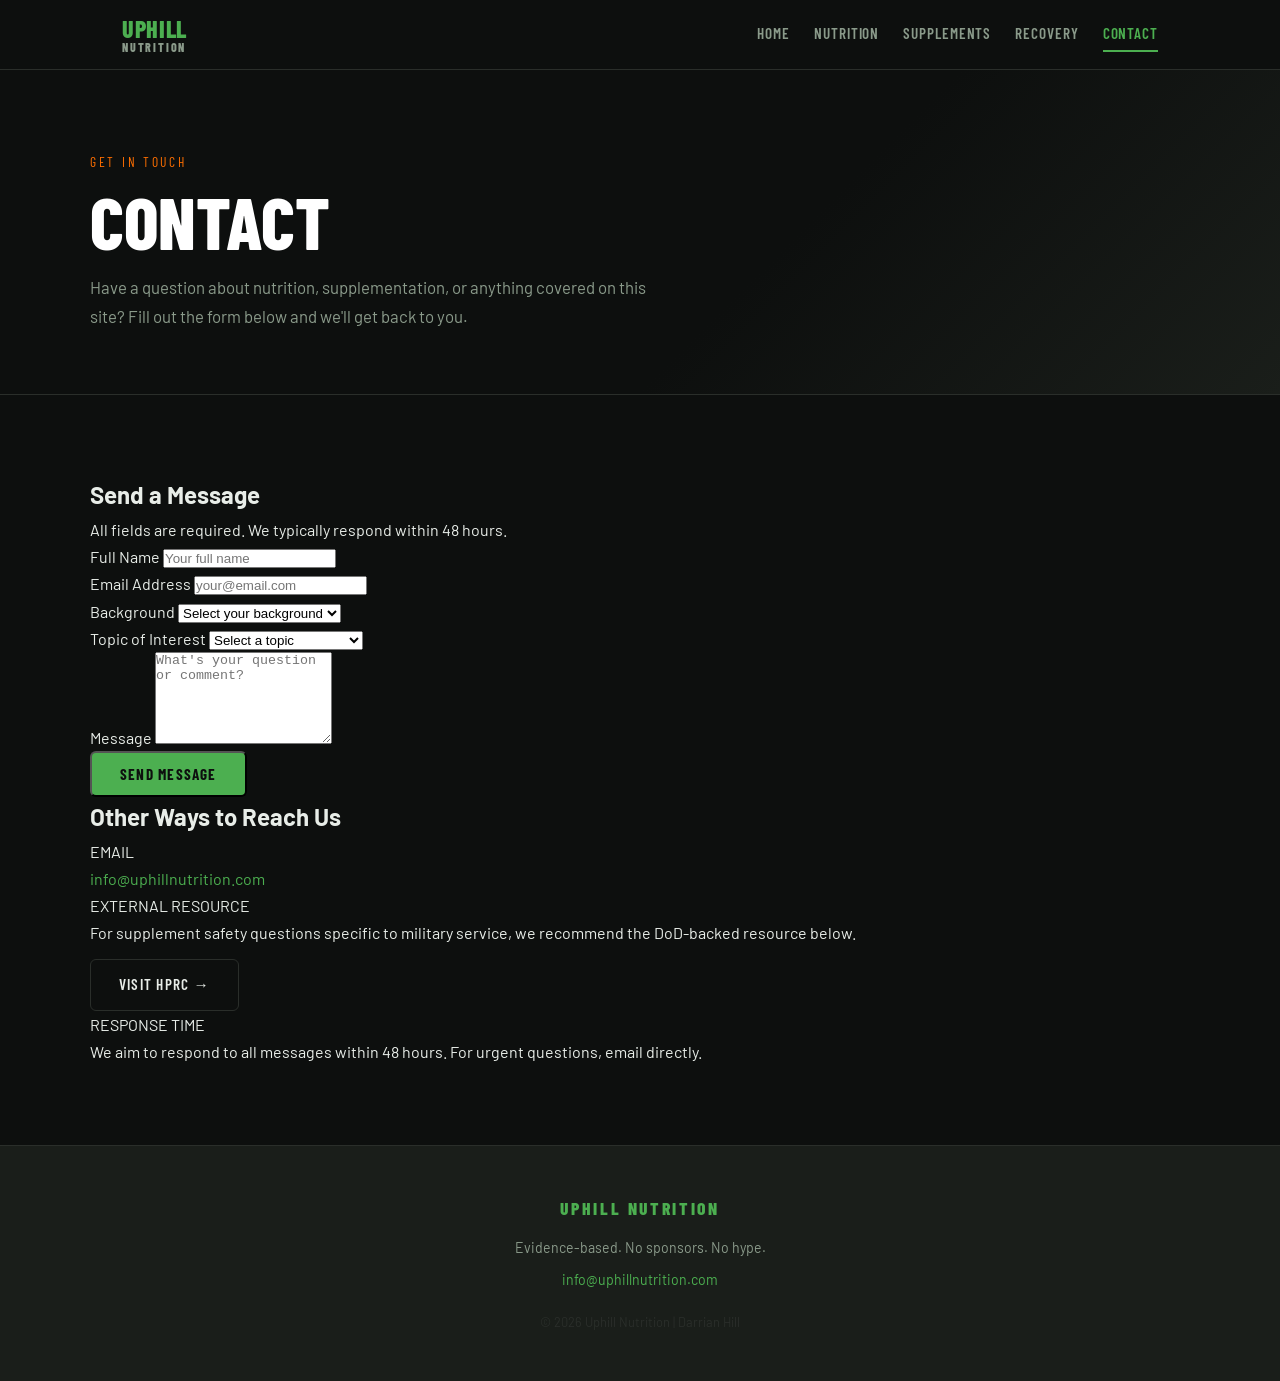
<file: contact.html>
<!DOCTYPE html>
<html lang="en">
<head>
  <meta charset="UTF-8">
  <meta name="viewport" content="width=device-width, initial-scale=1.0">
  <meta name="description" content="Contact Uphill Nutrition — reach out with questions about sports nutrition, supplementation, or military performance fueling.">
  <meta name="author" content="Darrian Hill">
  <meta name="keywords" content="contact, uphill nutrition, sports nutrition questions, military fitness, athlete support">
  <title>Contact | Uphill Nutrition</title>
  <link rel="stylesheet" href="styles.css">
  <link rel="preconnect" href="https://fonts.googleapis.com">
  <link href="https://fonts.googleapis.com/css2?family=Barlow+Condensed:wght@400;600;700;800&family=Barlow:wght@400;500;600&display=swap" rel="stylesheet">
 
  <!-- Google Analytics -->
  <script async src="https://www.googletagmanager.com/gtag/js?id=G-QLV8TB758B"></script>
  <script>
    window.dataLayer = window.dataLayer || [];
    function gtag(){dataLayer.push(arguments);}
    gtag('js', new Date());
    gtag('config', 'G-QLV8TB758B');
  </script>
 
</head>
<body>
 
  <header>
    <div class="header-inner">
      <div class="logo">
        <span class="logo-up">UPHILL</span>
        <span class="logo-nutrition">NUTRITION</span>
      </div>
      <nav>
        <a href="index.html">Home</a>
        <a href="nutrition.html">Nutrition</a>
        <a href="supplements.html">Supplements</a>
        <a href="recovery.html">Recovery</a>
        <a href="contact.html" class="active">Contact</a>
      </nav>
    </div>
  </header>
 
  <main>
 
    <!-- Page Hero -->
    <section class="page-hero">
      <div class="page-hero-content">
        <span class="page-label">Get in Touch</span>
        <h1>Contact</h1>
        <p>Have a question about nutrition, supplementation, or anything covered on this site? Fill out the form below and we'll get back to you.</p>
      </div>
    </section>
 
    <!-- Contact Form Section -->
    <section class="content-section">
      <div class="section-inner">
        <div class="contact-layout">
 
          <div class="contact-form-wrap">
            <h2>Send a Message</h2>
            <p class="contact-intro">All fields are required. We typically respond within 48 hours.</p>
 
            <form action="#" method="post" class="contact-form">
 
              <div class="form-group">
                <label for="full-name">Full Name</label>
                <input type="text" id="full-name" name="full-name" placeholder="Your full name" required>
              </div>
 
              <div class="form-group">
                <label for="email">Email Address</label>
                <input type="email" id="email" name="email" placeholder="your@email.com" required>
              </div>
 
              <div class="form-group">
                <label for="background">Background</label>
                <select id="background" name="background" required>
                  <option value="" disabled selected>Select your background</option>
                  <option value="active-duty">Active Duty Military</option>
                  <option value="veteran">Veteran</option>
                  <option value="civilian-athlete">Civilian Athlete</option>
                  <option value="general">General Public</option>
                </select>
              </div>
 
              <div class="form-group">
                <label for="topic">Topic of Interest</label>
                <select id="topic" name="topic" required>
                  <option value="" disabled selected>Select a topic</option>
                  <option value="nutrition">Nutrition &amp; Macros</option>
                  <option value="supplements">Supplement Guidance</option>
                  <option value="recovery">Recovery Strategies</option>
                  <option value="general">General Question</option>
                </select>
              </div>
 
              <div class="form-group">
                <label for="message">Message</label>
                <textarea id="message" name="message" rows="6" placeholder="What's your question or comment?" required></textarea>
              </div>
 
              <button type="submit" class="btn-primary form-submit">Send Message</button>
 
            </form>
          </div>
 
          <div class="contact-info">
            <h2>Other Ways to Reach Us</h2>
            <div class="contact-info-block">
              <p class="contact-info-label">EMAIL</p>
              <a href="mailto:info@uphillnutrition.com" class="email-link">info@uphillnutrition.com</a>
            </div>
            <div class="contact-info-block">
              <p class="contact-info-label">EXTERNAL RESOURCE</p>
              <p>For supplement safety questions specific to military service, we recommend the DoD-backed resource below.</p>
              <a href="https://www.hprc-online.org" target="_blank" rel="noopener" class="btn-secondary" style="display:inline-block; margin-top: 0.75rem;">Visit HPRC →</a>
            </div>
            <div class="contact-info-block">
              <p class="contact-info-label">RESPONSE TIME</p>
              <p>We aim to respond to all messages within 48 hours. For urgent questions, email directly.</p>
            </div>
          </div>
 
        </div>
      </div>
    </section>
 
  </main>
 
  <footer>
    <div class="footer-inner">
      <p class="footer-logo">UPHILL NUTRITION</p>
      <p>Evidence-based. No sponsors. No hype.</p>
      <p><a href="mailto:info@uphillnutrition.com">info@uphillnutrition.com</a></p>
      <p class="footer-copy">&copy; 2026 Uphill Nutrition | Darrian Hill</p>
    </div>
  </footer>
 
</body>
</html>
</file>
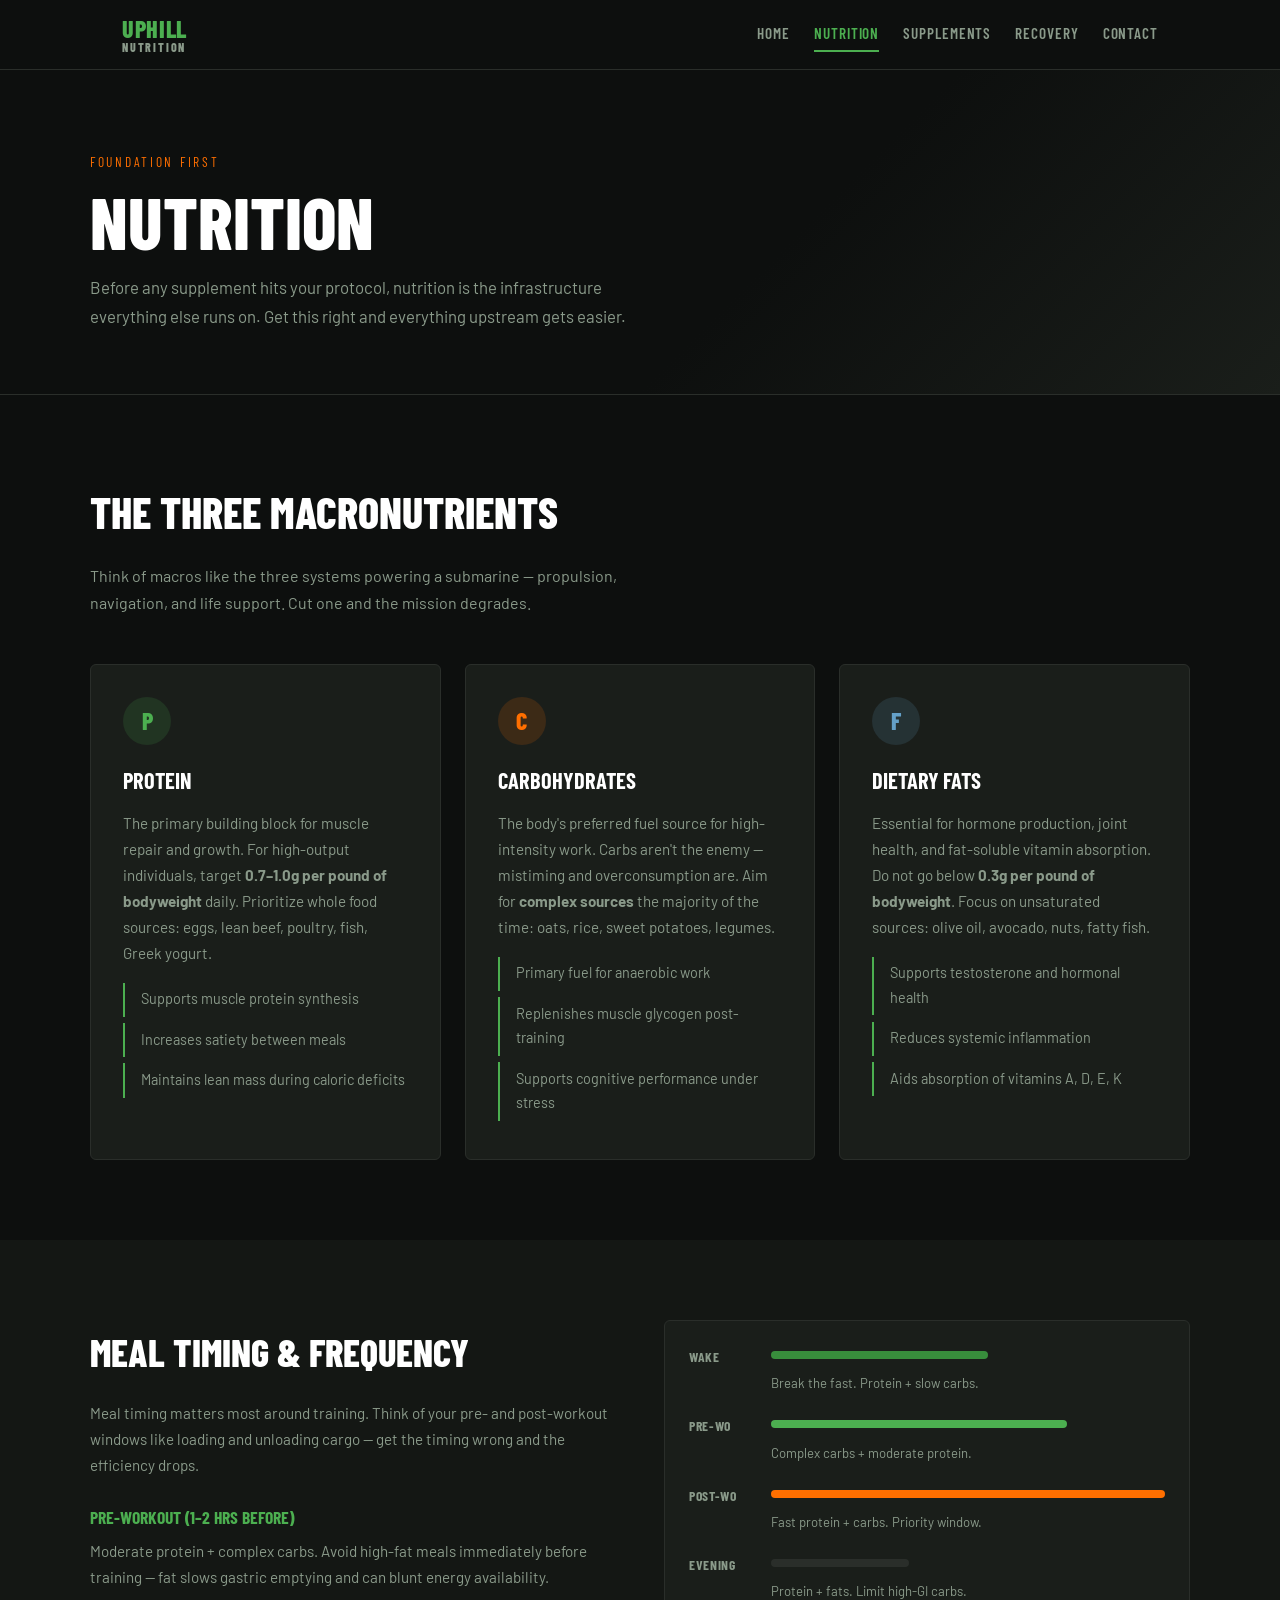
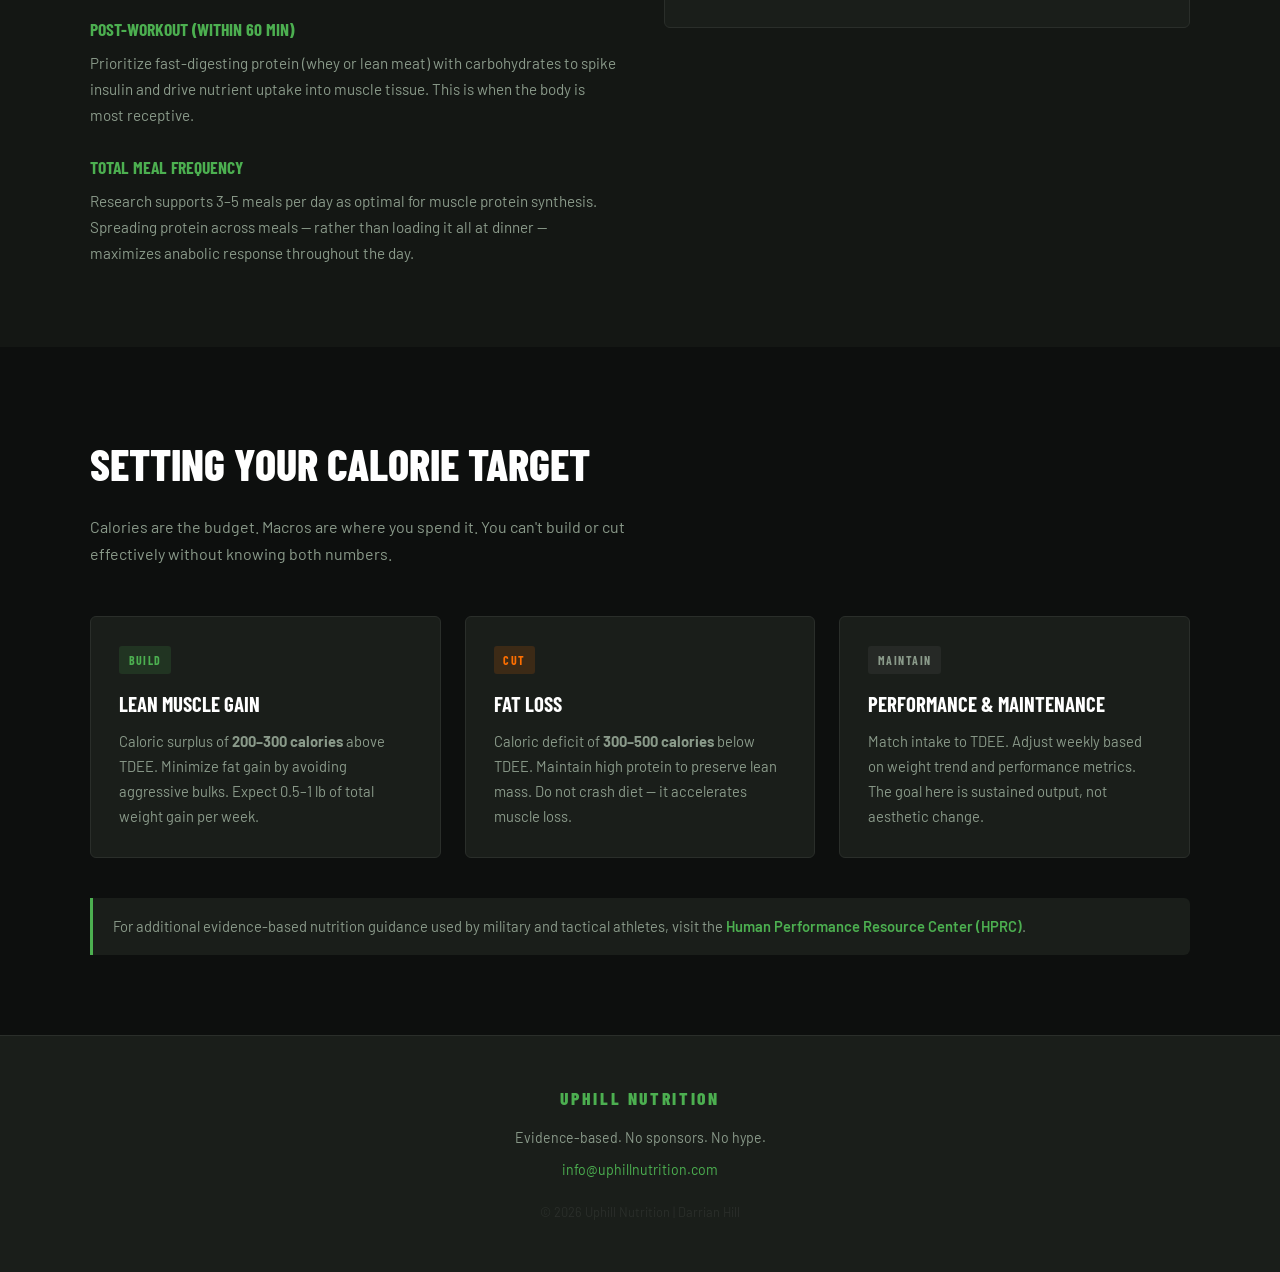
<file: nutrition.html>
<!DOCTYPE html>
<html lang="en">
<head>
  <meta charset="UTF-8">
  <meta name="viewport" content="width=device-width, initial-scale=1.0">
  <meta name="description" content="Evidence-based nutrition guidance for military personnel and athletes — macros, meal timing, and fueling strategies that actually work.">
  <meta name="author" content="Darrian Hill">
  <meta name="keywords" content="sports nutrition, macros, meal timing, military diet, athlete nutrition, protein, carbohydrates, fats">
  <title>Nutrition | Uphill Nutrition</title>
  <link rel="stylesheet" href="styles.css">
  <link href="https://fonts.googleapis.com/css2?family=Barlow+Condensed:wght@400;600;700;800&family=Barlow:wght@400;500;600&display=swap" rel="stylesheet">
 
  <!-- Google Analytics -->
  <script async src="https://www.googletagmanager.com/gtag/js?id=G-QLV8TB758B"></script>
  <script>
    window.dataLayer = window.dataLayer || [];
    function gtag(){dataLayer.push(arguments);}
    gtag('js', new Date());
    gtag('config', 'G-QLV8TB758B');
  </script>
 
</head>
<body>
 
  <header>
    <div class="header-inner">
      <div class="logo">
        <span class="logo-up">UPHILL</span>
        <span class="logo-nutrition">NUTRITION</span>
      </div>
      <nav>
        <a href="index.html">Home</a>
        <a href="nutrition.html" class="active">Nutrition</a>
        <a href="supplements.html">Supplements</a>
        <a href="recovery.html">Recovery</a>
        <a href="contact.html">Contact</a>
      </nav>
    </div>
  </header>
 
  <main>
 
    <!-- Page Hero -->
    <section class="page-hero">
      <div class="page-hero-content">
        <span class="page-label">Foundation First</span>
        <h1>Nutrition</h1>
        <p>Before any supplement hits your protocol, nutrition is the infrastructure everything else runs on. Get this right and everything upstream gets easier.</p>
      </div>
    </section>
 
    <!-- Macros Section -->
    <section class="content-section">
      <div class="section-inner">
        <div class="section-header">
          <h2>The Three Macronutrients</h2>
          <p class="section-sub">Think of macros like the three systems powering a submarine — propulsion, navigation, and life support. Cut one and the mission degrades.</p>
        </div>
 
        <div class="card-grid">
          <article class="macro-card">
            <div class="macro-icon protein-icon">P</div>
            <h3>Protein</h3>
            <p>The primary building block for muscle repair and growth. For high-output individuals, target <strong>0.7–1.0g per pound of bodyweight</strong> daily. Prioritize whole food sources: eggs, lean beef, poultry, fish, Greek yogurt.</p>
            <ul class="macro-list">
              <li>Supports muscle protein synthesis</li>
              <li>Increases satiety between meals</li>
              <li>Maintains lean mass during caloric deficits</li>
            </ul>
          </article>
 
          <article class="macro-card">
            <div class="macro-icon carb-icon">C</div>
            <h3>Carbohydrates</h3>
            <p>The body's preferred fuel source for high-intensity work. Carbs aren't the enemy — mistiming and overconsumption are. Aim for <strong>complex sources</strong> the majority of the time: oats, rice, sweet potatoes, legumes.</p>
            <ul class="macro-list">
              <li>Primary fuel for anaerobic work</li>
              <li>Replenishes muscle glycogen post-training</li>
              <li>Supports cognitive performance under stress</li>
            </ul>
          </article>
 
          <article class="macro-card">
            <div class="macro-icon fat-icon">F</div>
            <h3>Dietary Fats</h3>
            <p>Essential for hormone production, joint health, and fat-soluble vitamin absorption. Do not go below <strong>0.3g per pound of bodyweight</strong>. Focus on unsaturated sources: olive oil, avocado, nuts, fatty fish.</p>
            <ul class="macro-list">
              <li>Supports testosterone and hormonal health</li>
              <li>Reduces systemic inflammation</li>
              <li>Aids absorption of vitamins A, D, E, K</li>
            </ul>
          </article>
        </div>
      </div>
    </section>
 
    <!-- Meal Timing -->
    <section class="content-section alt-bg">
      <div class="section-inner">
        <div class="two-col">
          <div class="col-text">
            <h2>Meal Timing &amp; Frequency</h2>
            <p>Meal timing matters most around training. Think of your pre- and post-workout windows like loading and unloading cargo — get the timing wrong and the efficiency drops.</p>
            <h3>Pre-Workout (1–2 hrs before)</h3>
            <p>Moderate protein + complex carbs. Avoid high-fat meals immediately before training — fat slows gastric emptying and can blunt energy availability.</p>
            <h3>Post-Workout (within 60 min)</h3>
            <p>Prioritize fast-digesting protein (whey or lean meat) with carbohydrates to spike insulin and drive nutrient uptake into muscle tissue. This is when the body is most receptive.</p>
            <h3>Total Meal Frequency</h3>
            <p>Research supports 3–5 meals per day as optimal for muscle protein synthesis. Spreading protein across meals — rather than loading it all at dinner — maximizes anabolic response throughout the day.</p>
          </div>
          <div class="col-visual">
            <div class="timing-chart">
              <div class="timing-row">
                <span class="timing-label">Wake</span>
                <div class="timing-bar bar-moderate"></div>
                <span class="timing-note">Break the fast. Protein + slow carbs.</span>
              </div>
              <div class="timing-row">
                <span class="timing-label">Pre-WO</span>
                <div class="timing-bar bar-high"></div>
                <span class="timing-note">Complex carbs + moderate protein.</span>
              </div>
              <div class="timing-row">
                <span class="timing-label">Post-WO</span>
                <div class="timing-bar bar-peak"></div>
                <span class="timing-note">Fast protein + carbs. Priority window.</span>
              </div>
              <div class="timing-row">
                <span class="timing-label">Evening</span>
                <div class="timing-bar bar-low"></div>
                <span class="timing-note">Protein + fats. Limit high-GI carbs.</span>
              </div>
            </div>
          </div>
        </div>
      </div>
    </section>
 
    <!-- Calorie Targets -->
    <section class="content-section">
      <div class="section-inner">
        <div class="section-header">
          <h2>Setting Your Calorie Target</h2>
          <p class="section-sub">Calories are the budget. Macros are where you spend it. You can't build or cut effectively without knowing both numbers.</p>
        </div>
 
        <div class="goal-grid">
          <div class="goal-card">
            <span class="goal-tag build">BUILD</span>
            <h3>Lean Muscle Gain</h3>
            <p>Caloric surplus of <strong>200–300 calories</strong> above TDEE. Minimize fat gain by avoiding aggressive bulks. Expect 0.5–1 lb of total weight gain per week.</p>
          </div>
          <div class="goal-card">
            <span class="goal-tag cut">CUT</span>
            <h3>Fat Loss</h3>
            <p>Caloric deficit of <strong>300–500 calories</strong> below TDEE. Maintain high protein to preserve lean mass. Do not crash diet — it accelerates muscle loss.</p>
          </div>
          <div class="goal-card">
            <span class="goal-tag maintain">MAINTAIN</span>
            <h3>Performance &amp; Maintenance</h3>
            <p>Match intake to TDEE. Adjust weekly based on weight trend and performance metrics. The goal here is sustained output, not aesthetic change.</p>
          </div>
        </div>
 
        <div class="resource-link">
          <p>For additional evidence-based nutrition guidance used by military and tactical athletes, visit the <a href="https://www.hprc-online.org" target="_blank">Human Performance Resource Center (HPRC)</a>.</p>
        </div>
      </div>
    </section>
 
  </main>
 
  <footer>
    <div class="footer-inner">
      <p class="footer-logo">UPHILL NUTRITION</p>
      <p>Evidence-based. No sponsors. No hype.</p>
      <p><a href="mailto:info@uphillnutrition.com">info@uphillnutrition.com</a></p>
      <p class="footer-copy">&copy; 2026 Uphill Nutrition | Darrian Hill</p>
    </div>
  </footer>
 
</body>
</html>
</file>
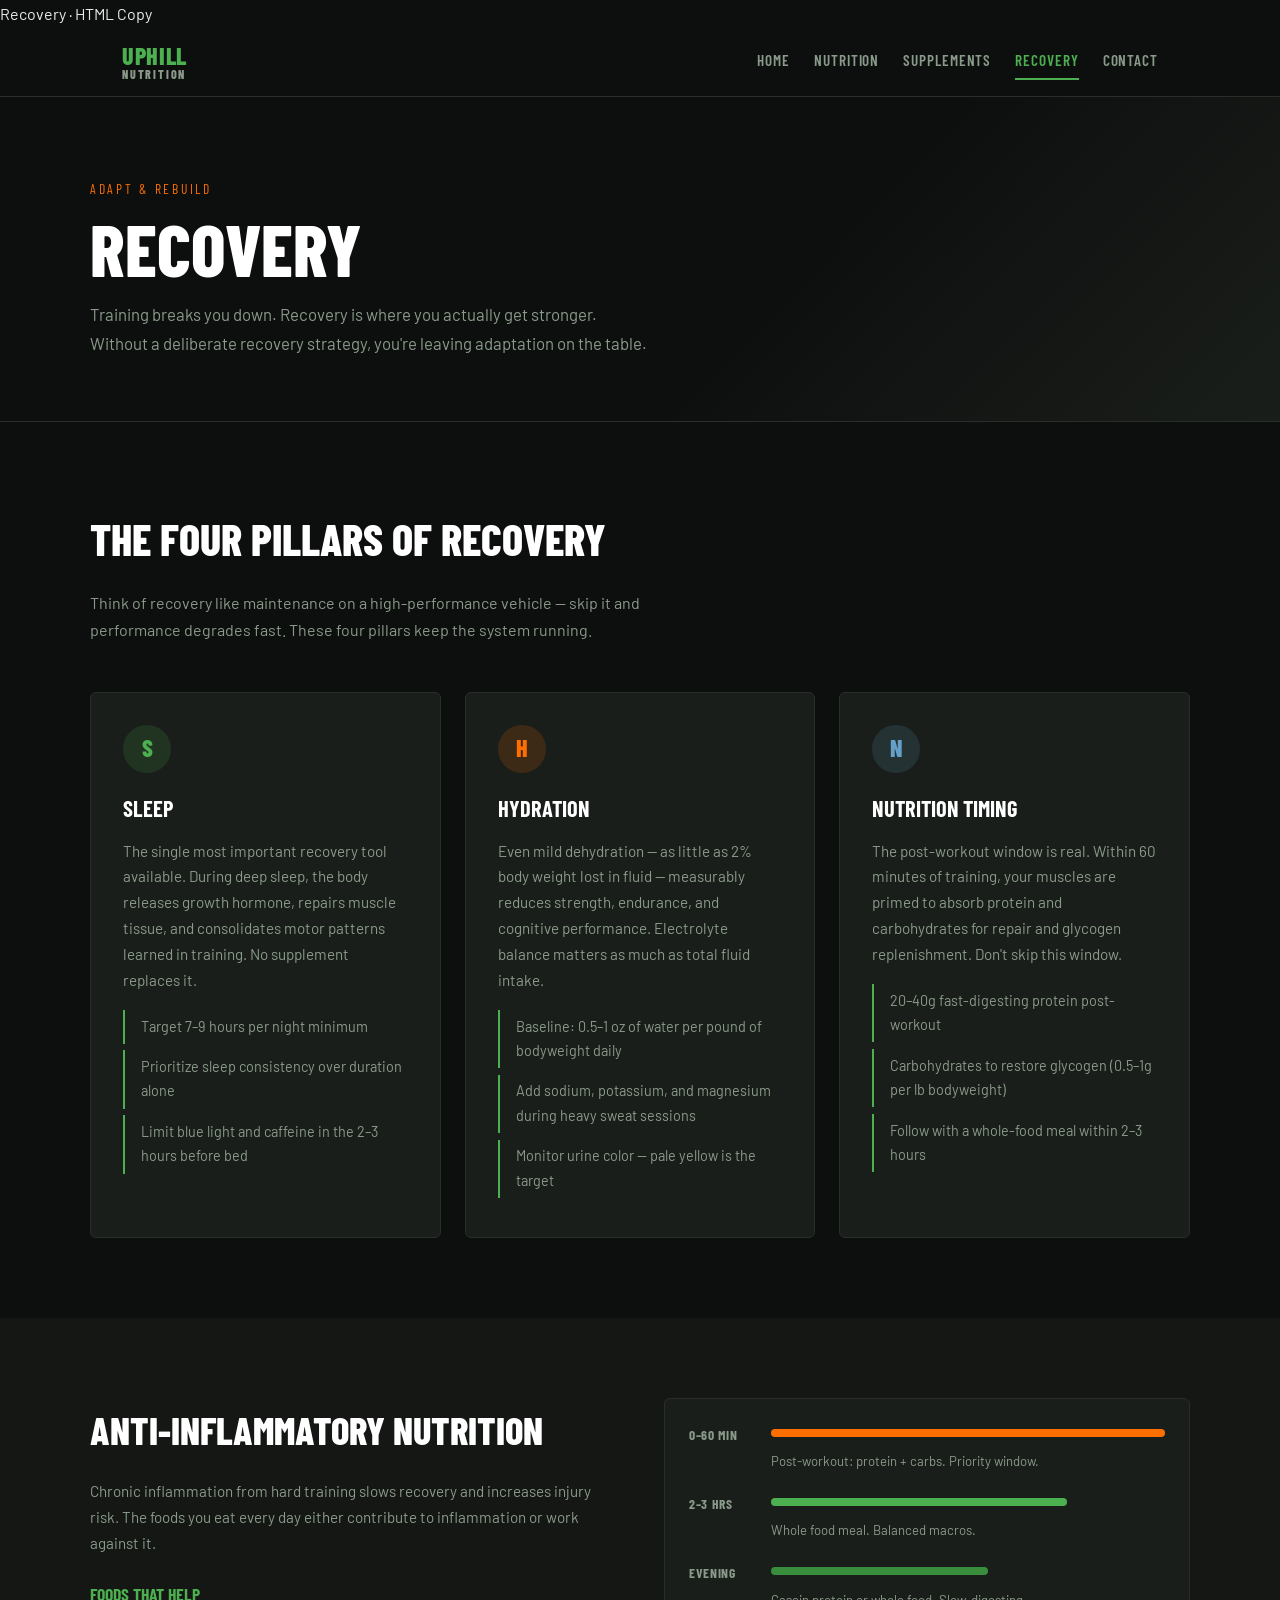
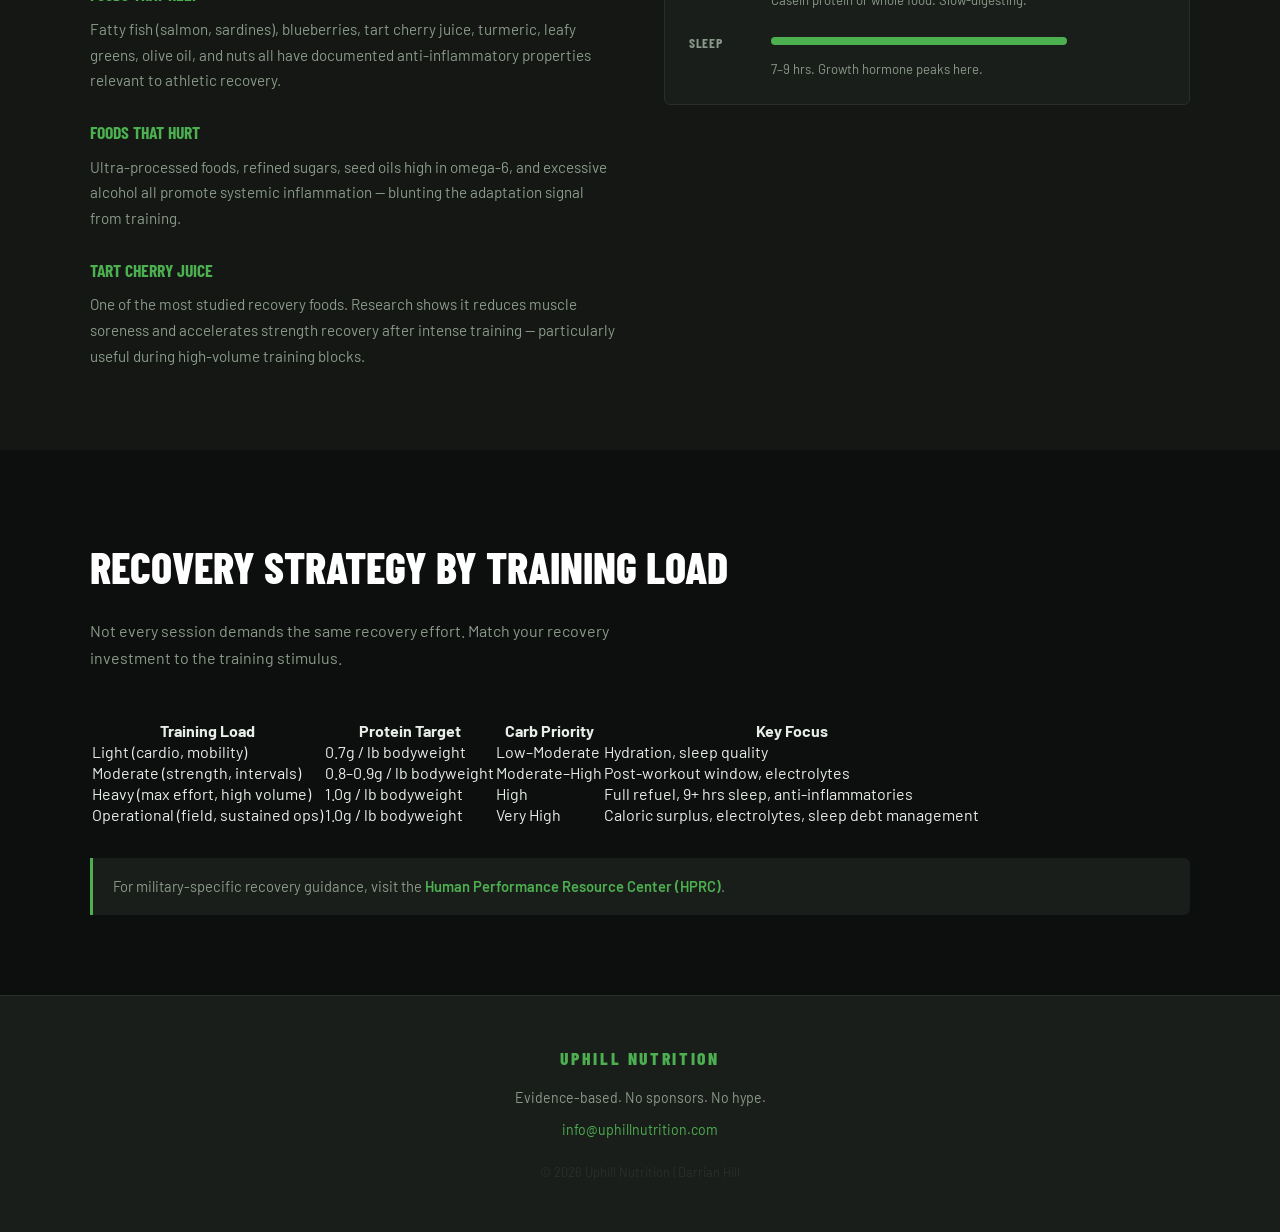
<file: recovery.html>
Recovery · HTML
Copy

<!DOCTYPE html>
<html lang="en">
<head>
  <meta charset="UTF-8">
  <meta name="viewport" content="width=device-width, initial-scale=1.0">
  <meta name="description" content="Recovery nutrition and strategies for military personnel and athletes — sleep, hydration, anti-inflammatory foods, and refueling windows that accelerate adaptation.">
  <meta name="author" content="Darrian Hill">
  <meta name="keywords" content="recovery nutrition, sleep, hydration, anti-inflammatory, post-workout, military recovery, athlete recovery">
  <title>Recovery | Uphill Nutrition</title>
  <link rel="stylesheet" href="styles.css">
  <link rel="preconnect" href="https://fonts.googleapis.com">
  <link href="https://fonts.googleapis.com/css2?family=Barlow+Condensed:wght@400;600;700;800&family=Barlow:wght@400;500;600&display=swap" rel="stylesheet">
 
  <!-- Google Analytics -->
  <script async src="https://www.googletagmanager.com/gtag/js?id=G-QLV8TB758B"></script>
  <script>
    window.dataLayer = window.dataLayer || [];
    function gtag(){dataLayer.push(arguments);}
    gtag('js', new Date());
    gtag('config', 'G-QLV8TB758B');
  </script>
 
</head>
<body>
 
  <header>
    <div class="header-inner">
      <div class="logo">
        <span class="logo-up">UPHILL</span>
        <span class="logo-nutrition">NUTRITION</span>
      </div>
      <nav>
        <a href="index.html">Home</a>
        <a href="nutrition.html">Nutrition</a>
        <a href="supplements.html">Supplements</a>
        <a href="recovery.html" class="active">Recovery</a>
        <a href="contact.html">Contact</a>
      </nav>
    </div>
  </header>
 
  <main>
 
    <!-- Page Hero -->
    <section class="page-hero">
      <div class="page-hero-content">
        <span class="page-label">Adapt &amp; Rebuild</span>
        <h1>Recovery</h1>
        <p>Training breaks you down. Recovery is where you actually get stronger. Without a deliberate recovery strategy, you're leaving adaptation on the table.</p>
      </div>
    </section>
 
    <!-- Recovery Pillars -->
    <section class="content-section">
      <div class="section-inner">
        <div class="section-header">
          <h2>The Four Pillars of Recovery</h2>
          <p class="section-sub">Think of recovery like maintenance on a high-performance vehicle — skip it and performance degrades fast. These four pillars keep the system running.</p>
        </div>
 
        <div class="card-grid">
          <article class="macro-card">
            <div class="macro-icon protein-icon">S</div>
            <h3>Sleep</h3>
            <p>The single most important recovery tool available. During deep sleep, the body releases growth hormone, repairs muscle tissue, and consolidates motor patterns learned in training. No supplement replaces it.</p>
            <ul class="macro-list">
              <li>Target 7–9 hours per night minimum</li>
              <li>Prioritize sleep consistency over duration alone</li>
              <li>Limit blue light and caffeine in the 2–3 hours before bed</li>
            </ul>
          </article>
 
          <article class="macro-card">
            <div class="macro-icon carb-icon">H</div>
            <h3>Hydration</h3>
            <p>Even mild dehydration — as little as 2% body weight lost in fluid — measurably reduces strength, endurance, and cognitive performance. Electrolyte balance matters as much as total fluid intake.</p>
            <ul class="macro-list">
              <li>Baseline: 0.5–1 oz of water per pound of bodyweight daily</li>
              <li>Add sodium, potassium, and magnesium during heavy sweat sessions</li>
              <li>Monitor urine color — pale yellow is the target</li>
            </ul>
          </article>
 
          <article class="macro-card">
            <div class="macro-icon fat-icon">N</div>
            <h3>Nutrition Timing</h3>
            <p>The post-workout window is real. Within 60 minutes of training, your muscles are primed to absorb protein and carbohydrates for repair and glycogen replenishment. Don't skip this window.</p>
            <ul class="macro-list">
              <li>20–40g fast-digesting protein post-workout</li>
              <li>Carbohydrates to restore glycogen (0.5–1g per lb bodyweight)</li>
              <li>Follow with a whole-food meal within 2–3 hours</li>
            </ul>
          </article>
        </div>
      </div>
    </section>
 
    <!-- Anti-Inflammatory Foods -->
    <section class="content-section alt-bg">
      <div class="section-inner">
        <div class="two-col">
          <div class="col-text">
            <h2>Anti-Inflammatory Nutrition</h2>
            <p>Chronic inflammation from hard training slows recovery and increases injury risk. The foods you eat every day either contribute to inflammation or work against it.</p>
            <h3>Foods That Help</h3>
            <p>Fatty fish (salmon, sardines), blueberries, tart cherry juice, turmeric, leafy greens, olive oil, and nuts all have documented anti-inflammatory properties relevant to athletic recovery.</p>
            <h3>Foods That Hurt</h3>
            <p>Ultra-processed foods, refined sugars, seed oils high in omega-6, and excessive alcohol all promote systemic inflammation — blunting the adaptation signal from training.</p>
            <h3>Tart Cherry Juice</h3>
            <p>One of the most studied recovery foods. Research shows it reduces muscle soreness and accelerates strength recovery after intense training — particularly useful during high-volume training blocks.</p>
          </div>
          <div class="col-visual">
            <div class="timing-chart">
              <div class="timing-row">
                <span class="timing-label">0–60 min</span>
                <div class="timing-bar bar-peak"></div>
                <span class="timing-note">Post-workout: protein + carbs. Priority window.</span>
              </div>
              <div class="timing-row">
                <span class="timing-label">2–3 hrs</span>
                <div class="timing-bar bar-high"></div>
                <span class="timing-note">Whole food meal. Balanced macros.</span>
              </div>
              <div class="timing-row">
                <span class="timing-label">Evening</span>
                <div class="timing-bar bar-moderate"></div>
                <span class="timing-note">Casein protein or whole food. Slow-digesting.</span>
              </div>
              <div class="timing-row">
                <span class="timing-label">Sleep</span>
                <div class="timing-bar bar-high"></div>
                <span class="timing-note">7–9 hrs. Growth hormone peaks here.</span>
              </div>
            </div>
          </div>
        </div>
      </div>
    </section>
 
    <!-- Recovery Table -->
    <section class="content-section">
      <div class="section-inner">
        <div class="section-header">
          <h2>Recovery Strategy by Training Load</h2>
          <p class="section-sub">Not every session demands the same recovery effort. Match your recovery investment to the training stimulus.</p>
        </div>
 
        <table class="recovery-table">
          <thead>
            <tr>
              <th>Training Load</th>
              <th>Protein Target</th>
              <th>Carb Priority</th>
              <th>Key Focus</th>
            </tr>
          </thead>
          <tbody>
            <tr>
              <td>Light (cardio, mobility)</td>
              <td>0.7g / lb bodyweight</td>
              <td>Low–Moderate</td>
              <td>Hydration, sleep quality</td>
            </tr>
            <tr>
              <td>Moderate (strength, intervals)</td>
              <td>0.8–0.9g / lb bodyweight</td>
              <td>Moderate–High</td>
              <td>Post-workout window, electrolytes</td>
            </tr>
            <tr>
              <td>Heavy (max effort, high volume)</td>
              <td>1.0g / lb bodyweight</td>
              <td>High</td>
              <td>Full refuel, 9+ hrs sleep, anti-inflammatories</td>
            </tr>
            <tr>
              <td>Operational (field, sustained ops)</td>
              <td>1.0g / lb bodyweight</td>
              <td>Very High</td>
              <td>Caloric surplus, electrolytes, sleep debt management</td>
            </tr>
          </tbody>
        </table>
 
        <div class="resource-link" style="margin-top: 2rem;">
          <p>For military-specific recovery guidance, visit the <a href="https://www.hprc-online.org" target="_blank">Human Performance Resource Center (HPRC)</a>.</p>
        </div>
      </div>
    </section>
 
  </main>
 
  <footer>
    <div class="footer-inner">
      <p class="footer-logo">UPHILL NUTRITION</p>
      <p>Evidence-based. No sponsors. No hype.</p>
      <p><a href="mailto:info@uphillnutrition.com">info@uphillnutrition.com</a></p>
      <p class="footer-copy">&copy; 2026 Uphill Nutrition | Darrian Hill</p>
    </div>
  </footer>
 
</body>
</html>
</file>
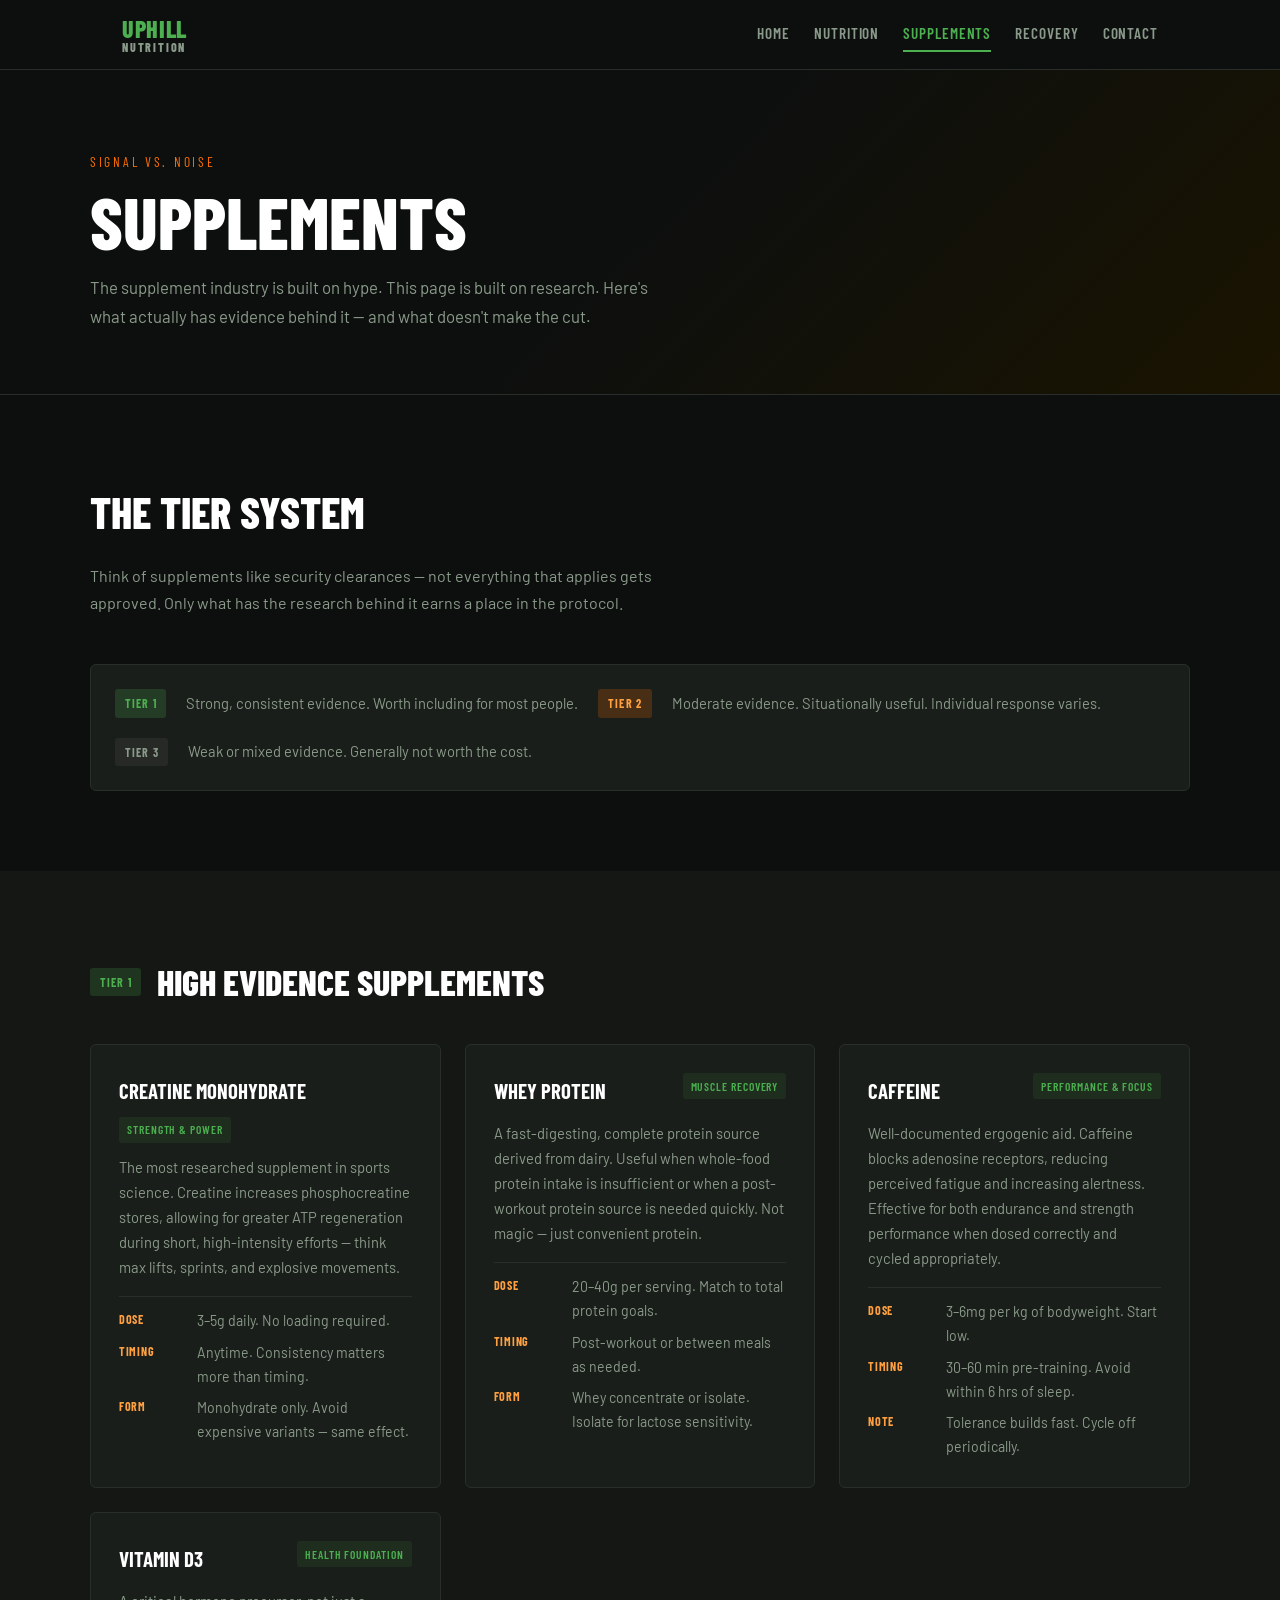
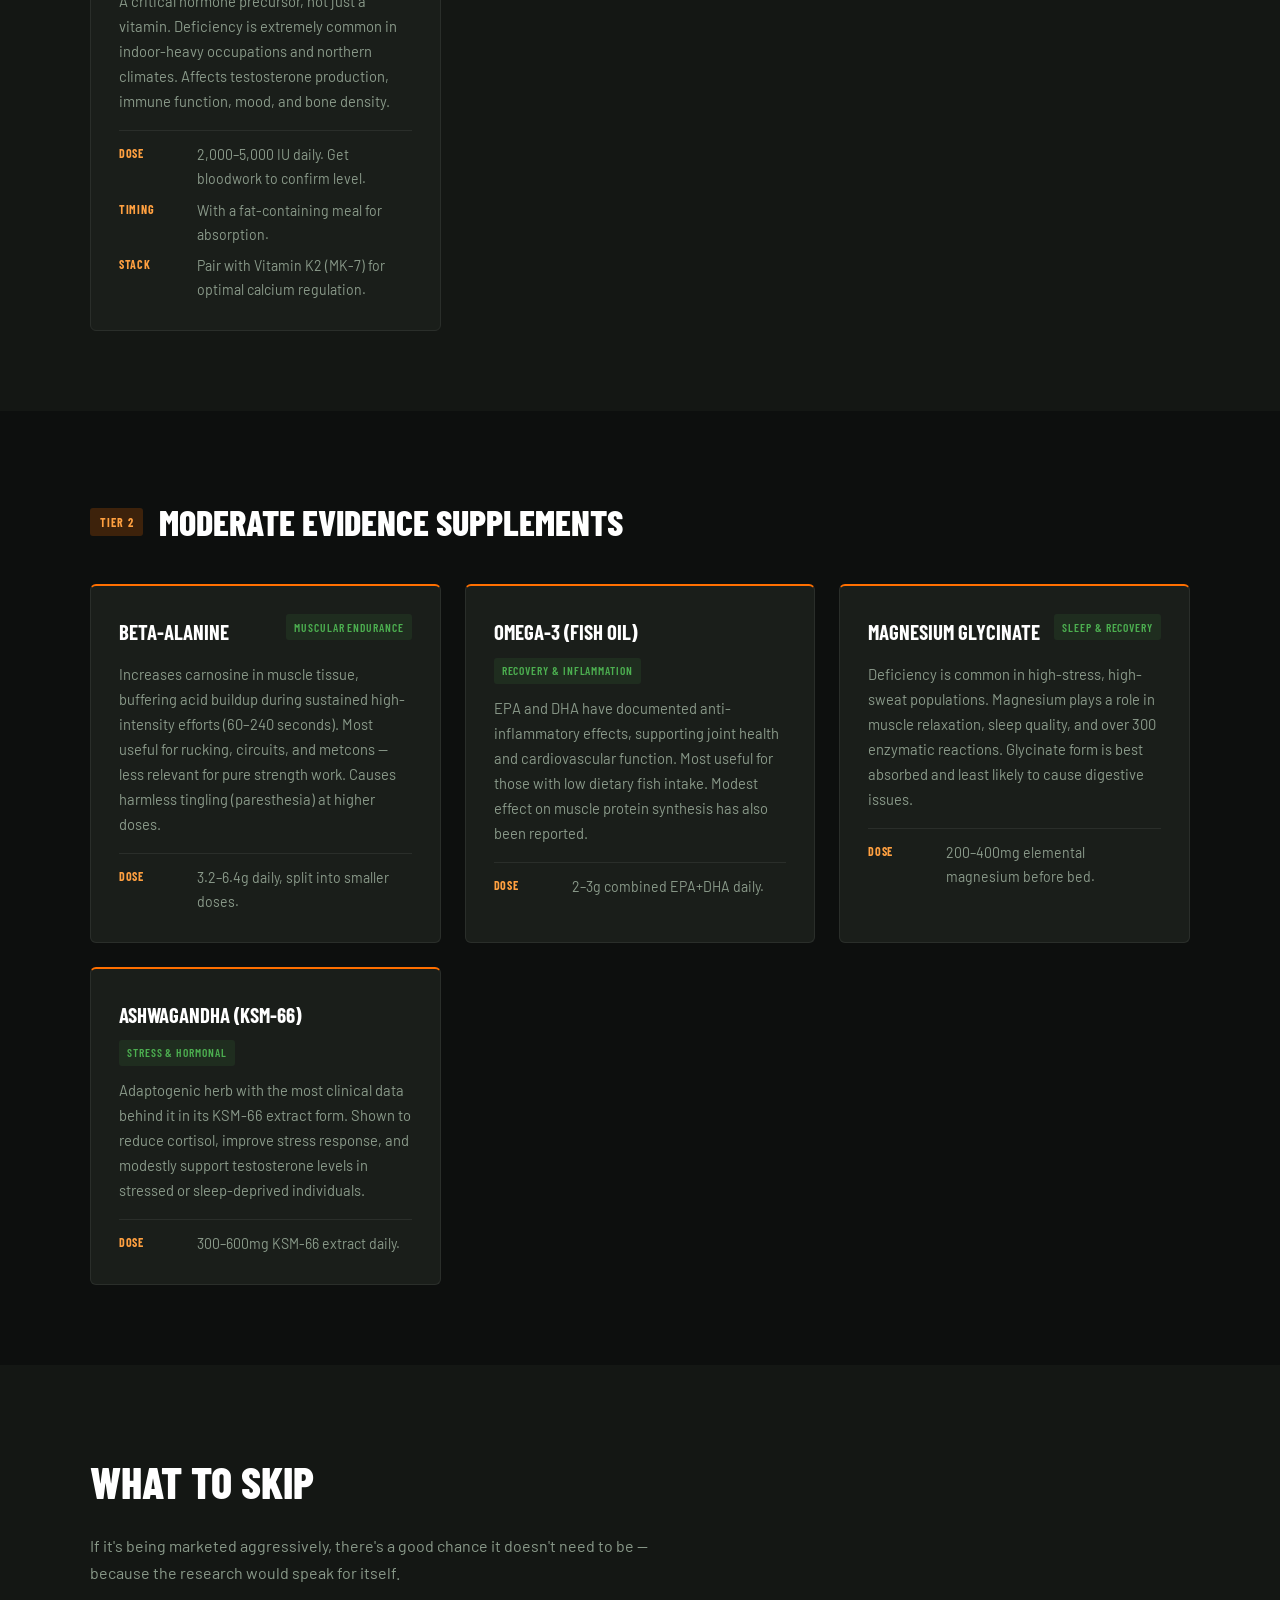
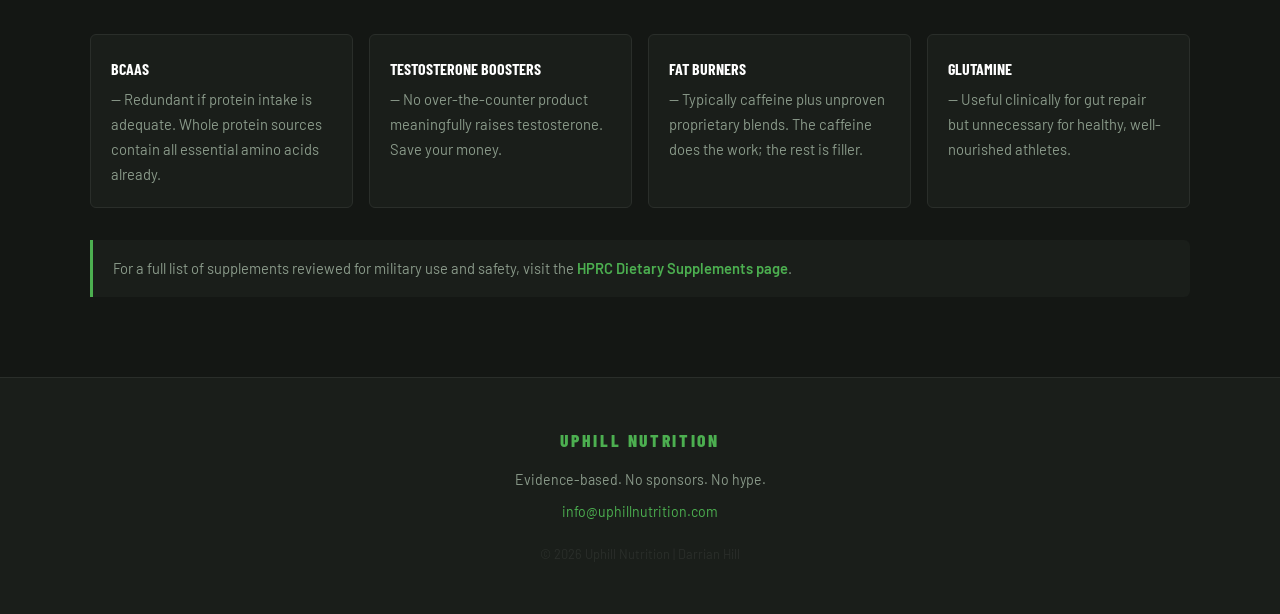
<file: supplements.html>
<!DOCTYPE html>
<html lang="en">
<head>
  <meta charset="UTF-8">
  <meta name="viewport" content="width=device-width, initial-scale=1.0">
  <meta name="description" content="Evidence-based supplement guide for military personnel and athletes — what works, what doesn't, and what to skip entirely.">
  <meta name="author" content="Darrian Hill">
  <meta name="keywords" content="supplements, creatine, protein powder, caffeine, military supplements, performance, evidence-based">
  <title>Supplements | Uphill Nutrition</title>
  <link rel="stylesheet" href="styles.css">
  <link rel="preconnect" href="https://fonts.googleapis.com">
  <link href="https://fonts.googleapis.com/css2?family=Barlow+Condensed:wght@400;600;700;800&family=Barlow:wght@400;500;600&display=swap" rel="stylesheet">
 
  <!-- Google Analytics -->
  <script async src="https://www.googletagmanager.com/gtag/js?id=G-QLV8TB758B"></script>
  <script>
    window.dataLayer = window.dataLayer || [];
    function gtag(){dataLayer.push(arguments);}
    gtag('js', new Date());
    gtag('config', 'G-QLV8TB758B');
  </script>
 
</head>
<body>
 
  <header>
    <div class="header-inner">
      <div class="logo">
        <span class="logo-up">UPHILL</span>
        <span class="logo-nutrition">NUTRITION</span>
      </div>
      <nav>
        <a href="index.html">Home</a>
        <a href="nutrition.html">Nutrition</a>
        <a href="supplements.html" class="active">Supplements</a>
        <a href="recovery.html">Recovery</a>
        <a href="contact.html">Contact</a>
      </nav>
    </div>
  </header>
 
  <main>
 
    <!-- Page Hero -->
    <section class="page-hero supp-hero">
      <div class="page-hero-content">
        <span class="page-label">Signal vs. Noise</span>
        <h1>Supplements</h1>
        <p>The supplement industry is built on hype. This page is built on research. Here's what actually has evidence behind it — and what doesn't make the cut.</p>
      </div>
    </section>
 
    <!-- Tier System Intro -->
    <section class="content-section">
      <div class="section-inner">
        <div class="section-header">
          <h2>The Tier System</h2>
          <p class="section-sub">Think of supplements like security clearances — not everything that applies gets approved. Only what has the research behind it earns a place in the protocol.</p>
        </div>
 
        <div class="tier-legend">
          <div class="tier-badge tier-1">TIER 1</div>
          <p>Strong, consistent evidence. Worth including for most people.</p>
          <div class="tier-badge tier-2">TIER 2</div>
          <p>Moderate evidence. Situationally useful. Individual response varies.</p>
          <div class="tier-badge tier-3">TIER 3</div>
          <p>Weak or mixed evidence. Generally not worth the cost.</p>
        </div>
      </div>
    </section>
 
    <!-- Tier 1 Supplements -->
    <section class="content-section alt-bg">
      <div class="section-inner">
        <h2 class="tier-heading"><span class="tier-badge tier-1">TIER 1</span> High Evidence Supplements</h2>
 
        <div class="supp-grid">
          <article class="supp-card">
            <div class="supp-header">
              <h3>Creatine Monohydrate</h3>
              <span class="supp-tag">Strength &amp; Power</span>
            </div>
            <p>The most researched supplement in sports science. Creatine increases phosphocreatine stores, allowing for greater ATP regeneration during short, high-intensity efforts — think max lifts, sprints, and explosive movements.</p>
            <div class="supp-details">
              <div class="detail-row"><span class="detail-label">Dose</span><span>3–5g daily. No loading required.</span></div>
              <div class="detail-row"><span class="detail-label">Timing</span><span>Anytime. Consistency matters more than timing.</span></div>
              <div class="detail-row"><span class="detail-label">Form</span><span>Monohydrate only. Avoid expensive variants — same effect.</span></div>
            </div>
          </article>
 
          <article class="supp-card">
            <div class="supp-header">
              <h3>Whey Protein</h3>
              <span class="supp-tag">Muscle Recovery</span>
            </div>
            <p>A fast-digesting, complete protein source derived from dairy. Useful when whole-food protein intake is insufficient or when a post-workout protein source is needed quickly. Not magic — just convenient protein.</p>
            <div class="supp-details">
              <div class="detail-row"><span class="detail-label">Dose</span><span>20–40g per serving. Match to total protein goals.</span></div>
              <div class="detail-row"><span class="detail-label">Timing</span><span>Post-workout or between meals as needed.</span></div>
              <div class="detail-row"><span class="detail-label">Form</span><span>Whey concentrate or isolate. Isolate for lactose sensitivity.</span></div>
            </div>
          </article>
 
          <article class="supp-card">
            <div class="supp-header">
              <h3>Caffeine</h3>
              <span class="supp-tag">Performance &amp; Focus</span>
            </div>
            <p>Well-documented ergogenic aid. Caffeine blocks adenosine receptors, reducing perceived fatigue and increasing alertness. Effective for both endurance and strength performance when dosed correctly and cycled appropriately.</p>
            <div class="supp-details">
              <div class="detail-row"><span class="detail-label">Dose</span><span>3–6mg per kg of bodyweight. Start low.</span></div>
              <div class="detail-row"><span class="detail-label">Timing</span><span>30–60 min pre-training. Avoid within 6 hrs of sleep.</span></div>
              <div class="detail-row"><span class="detail-label">Note</span><span>Tolerance builds fast. Cycle off periodically.</span></div>
            </div>
          </article>
 
          <article class="supp-card">
            <div class="supp-header">
              <h3>Vitamin D3</h3>
              <span class="supp-tag">Health Foundation</span>
            </div>
            <p>A critical hormone precursor, not just a vitamin. Deficiency is extremely common in indoor-heavy occupations and northern climates. Affects testosterone production, immune function, mood, and bone density.</p>
            <div class="supp-details">
              <div class="detail-row"><span class="detail-label">Dose</span><span>2,000–5,000 IU daily. Get bloodwork to confirm level.</span></div>
              <div class="detail-row"><span class="detail-label">Timing</span><span>With a fat-containing meal for absorption.</span></div>
              <div class="detail-row"><span class="detail-label">Stack</span><span>Pair with Vitamin K2 (MK-7) for optimal calcium regulation.</span></div>
            </div>
          </article>
        </div>
      </div>
    </section>
 
    <!-- Tier 2 Supplements -->
    <section class="content-section">
      <div class="section-inner">
        <h2 class="tier-heading"><span class="tier-badge tier-2">TIER 2</span> Moderate Evidence Supplements</h2>
 
        <div class="supp-grid two-col-supp">
          <article class="supp-card tier2-card">
            <div class="supp-header">
              <h3>Beta-Alanine</h3>
              <span class="supp-tag">Muscular Endurance</span>
            </div>
            <p>Increases carnosine in muscle tissue, buffering acid buildup during sustained high-intensity efforts (60–240 seconds). Most useful for rucking, circuits, and metcons — less relevant for pure strength work. Causes harmless tingling (paresthesia) at higher doses.</p>
            <div class="supp-details">
              <div class="detail-row"><span class="detail-label">Dose</span><span>3.2–6.4g daily, split into smaller doses.</span></div>
            </div>
          </article>
 
          <article class="supp-card tier2-card">
            <div class="supp-header">
              <h3>Omega-3 (Fish Oil)</h3>
              <span class="supp-tag">Recovery &amp; Inflammation</span>
            </div>
            <p>EPA and DHA have documented anti-inflammatory effects, supporting joint health and cardiovascular function. Most useful for those with low dietary fish intake. Modest effect on muscle protein synthesis has also been reported.</p>
            <div class="supp-details">
              <div class="detail-row"><span class="detail-label">Dose</span><span>2–3g combined EPA+DHA daily.</span></div>
            </div>
          </article>
 
          <article class="supp-card tier2-card">
            <div class="supp-header">
              <h3>Magnesium Glycinate</h3>
              <span class="supp-tag">Sleep &amp; Recovery</span>
            </div>
            <p>Deficiency is common in high-stress, high-sweat populations. Magnesium plays a role in muscle relaxation, sleep quality, and over 300 enzymatic reactions. Glycinate form is best absorbed and least likely to cause digestive issues.</p>
            <div class="supp-details">
              <div class="detail-row"><span class="detail-label">Dose</span><span>200–400mg elemental magnesium before bed.</span></div>
            </div>
          </article>
 
          <article class="supp-card tier2-card">
            <div class="supp-header">
              <h3>Ashwagandha (KSM-66)</h3>
              <span class="supp-tag">Stress &amp; Hormonal</span>
            </div>
            <p>Adaptogenic herb with the most clinical data behind it in its KSM-66 extract form. Shown to reduce cortisol, improve stress response, and modestly support testosterone levels in stressed or sleep-deprived individuals.</p>
            <div class="supp-details">
              <div class="detail-row"><span class="detail-label">Dose</span><span>300–600mg KSM-66 extract daily.</span></div>
            </div>
          </article>
        </div>
      </div>
    </section>
 
    <!-- Skip Section -->
    <section class="content-section alt-bg">
      <div class="section-inner">
        <div class="section-header">
          <h2>What to Skip</h2>
          <p class="section-sub">If it's being marketed aggressively, there's a good chance it doesn't need to be — because the research would speak for itself.</p>
        </div>
        <div class="skip-grid">
          <div class="skip-item"><strong>BCAAs</strong> — Redundant if protein intake is adequate. Whole protein sources contain all essential amino acids already.</div>
          <div class="skip-item"><strong>Testosterone Boosters</strong> — No over-the-counter product meaningfully raises testosterone. Save your money.</div>
          <div class="skip-item"><strong>Fat Burners</strong> — Typically caffeine plus unproven proprietary blends. The caffeine does the work; the rest is filler.</div>
          <div class="skip-item"><strong>Glutamine</strong> — Useful clinically for gut repair but unnecessary for healthy, well-nourished athletes.</div>
        </div>
        <div class="resource-link">
          <p>For a full list of supplements reviewed for military use and safety, visit the <a href="https://www.hprc-online.org/dietary-supplements" target="_blank">HPRC Dietary Supplements page</a>.</p>
        </div>
      </div>
    </section>
 
  </main>
 
  <footer>
    <div class="footer-inner">
      <p class="footer-logo">UPHILL NUTRITION</p>
      <p>Evidence-based. No sponsors. No hype.</p>
      <p><a href="mailto:info@uphillnutrition.com">info@uphillnutrition.com</a></p>
      <p class="footer-copy">&copy; 2026 Uphill Nutrition | Darrian Hill</p>
    </div>
  </footer>
 
</body>
</html>
</file>
<file: styles.css>
/* ============================================================
   UPHILL NUTRITION — styles.css
   Author: Darrian Hill (dnhill4)
   CIS 300 | Elva Lin
   ============================================================ */

/* --- CSS Custom Properties (Variables) --- */
:root {
  --color-bg:          #0d0f0e;
  --color-bg-alt:      #141714;
  --color-surface:     #1a1e1a;
  --color-border:      #2a2e2a;
  --color-primary:     #4caf50;
  --color-primary-dk:  #388e3c;
  --color-accent:      #ff6f00;
  --color-accent-lt:   #ffa040;
  --color-text:        #e8ede8;
  --color-text-muted:  #8a9a8a;
  --color-white:       #ffffff;

  --font-display:      'Barlow Condensed', sans-serif;
  --font-body:         'Barlow', sans-serif;

  --radius:            6px;
  --max-width:         1100px;
  --header-h:          70px;
}

/* --- Reset & Base --- */
*, *::before, *::after {
  box-sizing: border-box;
  margin: 0;
  padding: 0;
}

html {
  scroll-behavior: smooth;
}

body {
  background-color: var(--color-bg);
  color: var(--color-text);
  font-family: var(--font-body);
  font-size: 16px;
  line-height: 1.7;
}

img {
  max-width: 100%;
  display: block;
}

a {
  color: var(--color-primary);
  text-decoration: none;
}

a:hover {
  color: var(--color-accent-lt);
}

ul {
  list-style: none;
}

/* ============================================================
   HEADER & NAV
   ============================================================ */
header {
  position: sticky;
  top: 0;
  z-index: 100;
  background-color: var(--color-bg);
  border-bottom: 1px solid var(--color-border);
  height: var(--header-h);
}

.header-inner {
  max-width: var(--max-width);
  margin: 0 auto;
  padding: 0 2rem;
  height: 100%;
  display: flex;
  align-items: center;
  justify-content: space-between;
}

.logo {
  display: flex;
  flex-direction: column;
  line-height: 1;
  font-family: var(--font-display);
  font-weight: 800;
  letter-spacing: 0.04em;
}

.logo-up {
  font-size: 1.5rem;
  color: var(--color-primary);
}

.logo-nutrition {
  font-size: 0.75rem;
  color: var(--color-text-muted);
  letter-spacing: 0.15em;
}

nav {
  display: flex;
  gap: 1.5rem;
}

nav a {
  font-family: var(--font-display);
  font-weight: 600;
  font-size: 0.95rem;
  letter-spacing: 0.06em;
  text-transform: uppercase;
  color: var(--color-text-muted);
  padding: 0.25rem 0;
  border-bottom: 2px solid transparent;
  transition: color 0.2s, border-color 0.2s;
}

nav a:hover {
  color: var(--color-text);
  border-bottom-color: var(--color-primary);
}

nav a.active {
  color: var(--color-primary);
  border-bottom-color: var(--color-primary);
}

/* ============================================================
   INDEX HERO
   ============================================================ */
.hero {
  min-height: 80vh;
  display: flex;
  align-items: center;
  padding: 5rem 2rem;
  max-width: var(--max-width);
  margin: 0 auto;
  gap: 2rem;
  justify-content: space-between;
}

.hero-content {
  max-width: 620px;
}

.hero-label {
  font-family: var(--font-display);
  font-size: 0.85rem;
  letter-spacing: 0.2em;
  text-transform: uppercase;
  color: var(--color-accent);
  margin-bottom: 1rem;
}

.hero h1 {
  font-family: var(--font-display);
  font-size: clamp(3rem, 7vw, 5.5rem);
  font-weight: 800;
  line-height: 1.0;
  text-transform: uppercase;
  color: var(--color-white);
  margin-bottom: 1.25rem;
}

.hero-sub {
  font-size: 1.1rem;
  color: var(--color-text-muted);
  max-width: 520px;
  margin-bottom: 2rem;
}

.hero-cta {
  display: flex;
  gap: 1rem;
  flex-wrap: wrap;
}

.btn-primary {
  background-color: var(--color-primary);
  color: var(--color-bg);
  font-family: var(--font-display);
  font-weight: 700;
  font-size: 0.95rem;
  letter-spacing: 0.08em;
  text-transform: uppercase;
  padding: 0.75rem 1.75rem;
  border-radius: var(--radius);
  transition: background-color 0.2s;
}

.btn-primary:hover {
  background-color: var(--color-primary-dk);
  color: var(--color-white);
}

.btn-secondary {
  border: 1px solid var(--color-border);
  color: var(--color-text);
  font-family: var(--font-display);
  font-weight: 600;
  font-size: 0.95rem;
  letter-spacing: 0.08em;
  text-transform: uppercase;
  padding: 0.75rem 1.75rem;
  border-radius: var(--radius);
  transition: border-color 0.2s, color 0.2s;
}

.btn-secondary:hover {
  border-color: var(--color-primary);
  color: var(--color-primary);
}

.hero-badge {
  display: flex;
  flex-direction: column;
  align-items: center;
  gap: 0.25rem;
  font-family: var(--font-display);
  font-weight: 800;
  font-size: 1.75rem;
  letter-spacing: 0.1em;
  text-transform: uppercase;
  color: var(--color-border);
}

/* ============================================================
   MISSION STRIP
   ============================================================ */
.mission-strip {
  background-color: var(--color-surface);
  border-top: 1px solid var(--color-border);
  border-bottom: 1px solid var(--color-border);
  padding: 2.5rem 2rem;
}

.strip-inner {
  max-width: var(--max-width);
  margin: 0 auto;
  display: flex;
  align-items: center;
  gap: 3rem;
}

.strip-stat {
  display: flex;
  flex-direction: column;
  align-items: center;
  min-width: 80px;
}

.stat-num {
  font-family: var(--font-display);
  font-size: 3rem;
  font-weight: 800;
  color: var(--color-primary);
  line-height: 1;
}

.stat-label {
  font-size: 0.75rem;
  letter-spacing: 0.1em;
  text-transform: uppercase;
  color: var(--color-text-muted);
}

.strip-divider {
  width: 1px;
  height: 60px;
  background-color: var(--color-border);
}

.strip-text {
  color: var(--color-text-muted);
  max-width: 600px;
  font-size: 1rem;
}

/* ============================================================
   CONTENT SECTIONS (shared)
   ============================================================ */
.content-section {
  padding: 5rem 2rem;
}

.content-section.alt-bg {
  background-color: var(--color-bg-alt);
}

.section-inner {
  max-width: var(--max-width);
  margin: 0 auto;
}

.section-header {
  margin-bottom: 3rem;
}

.section-header h2 {
  font-family: var(--font-display);
  font-size: clamp(2rem, 4vw, 2.75rem);
  font-weight: 800;
  text-transform: uppercase;
  color: var(--color-white);
  margin-bottom: 0.75rem;
}

.section-sub {
  color: var(--color-text-muted);
  max-width: 600px;
  font-size: 1rem;
}

/* ============================================================
   PAGE HERO (inner pages)
   ============================================================ */
.page-hero {
  padding: 5rem 2rem 4rem;
  border-bottom: 1px solid var(--color-border);
  background: linear-gradient(135deg, var(--color-bg) 60%, var(--color-surface));
}

.page-hero-content {
  max-width: var(--max-width);
  margin: 0 auto;
}

.page-label {
  display: block;
  font-family: var(--font-display);
  font-size: 0.85rem;
  letter-spacing: 0.2em;
  text-transform: uppercase;
  color: var(--color-accent);
  margin-bottom: 0.75rem;
}

.page-hero h1 {
  font-family: var(--font-display);
  font-size: clamp(2.5rem, 6vw, 4.5rem);
  font-weight: 800;
  text-transform: uppercase;
  color: var(--color-white);
  line-height: 1;
  margin-bottom: 1rem;
}

.page-hero p {
  color: var(--color-text-muted);
  max-width: 560px;
  font-size: 1.05rem;
}

.supp-hero {
  background: linear-gradient(135deg, var(--color-bg) 50%, #1a1400);
}

/* ============================================================
   MACRO CARDS (Nutrition page)
   ============================================================ */
.card-grid {
  display: grid;
  grid-template-columns: repeat(auto-fit, minmax(280px, 1fr));
  gap: 1.5rem;
}

.macro-card {
  background-color: var(--color-surface);
  border: 1px solid var(--color-border);
  border-radius: var(--radius);
  padding: 2rem;
}

.macro-icon {
  width: 48px;
  height: 48px;
  border-radius: 50%;
  display: flex;
  align-items: center;
  justify-content: center;
  font-family: var(--font-display);
  font-size: 1.5rem;
  font-weight: 800;
  margin-bottom: 1rem;
}

.protein-icon {
  background-color: rgba(76, 175, 80, 0.15);
  color: var(--color-primary);
}

.carb-icon {
  background-color: rgba(255, 111, 0, 0.15);
  color: var(--color-accent);
}

.fat-icon {
  background-color: rgba(100, 160, 200, 0.15);
  color: #64a0c8;
}

.macro-card h3 {
  font-family: var(--font-display);
  font-size: 1.4rem;
  font-weight: 700;
  text-transform: uppercase;
  color: var(--color-white);
  margin-bottom: 0.75rem;
}

.macro-card p {
  color: var(--color-text-muted);
  margin-bottom: 1rem;
  font-size: 0.95rem;
}

.macro-list li {
  font-size: 0.9rem;
  color: var(--color-text-muted);
  padding: 0.3rem 0;
  padding-left: 1rem;
  border-left: 2px solid var(--color-primary);
  margin-bottom: 0.4rem;
}

/* ============================================================
   TWO COLUMN LAYOUT (Nutrition - meal timing)
   ============================================================ */
.two-col {
  display: grid;
  grid-template-columns: 1fr 1fr;
  gap: 3rem;
  align-items: start;
}

.col-text h2 {
  font-family: var(--font-display);
  font-size: clamp(1.75rem, 3vw, 2.5rem);
  font-weight: 800;
  text-transform: uppercase;
  color: var(--color-white);
  margin-bottom: 1rem;
}

.col-text h3 {
  font-family: var(--font-display);
  font-size: 1.1rem;
  font-weight: 700;
  text-transform: uppercase;
  color: var(--color-primary);
  margin-top: 1.5rem;
  margin-bottom: 0.4rem;
}

.col-text p {
  color: var(--color-text-muted);
  font-size: 0.95rem;
}

/* Timing Chart */
.timing-chart {
  background-color: var(--color-surface);
  border: 1px solid var(--color-border);
  border-radius: var(--radius);
  padding: 1.5rem;
  display: flex;
  flex-direction: column;
  gap: 1.25rem;
}

.timing-row {
  display: grid;
  grid-template-columns: 70px 1fr;
  gap: 0.75rem;
  align-items: center;
}

.timing-label {
  font-family: var(--font-display);
  font-size: 0.85rem;
  font-weight: 700;
  text-transform: uppercase;
  color: var(--color-text-muted);
  letter-spacing: 0.05em;
}

.timing-bar {
  height: 8px;
  border-radius: 4px;
  margin-bottom: 0.2rem;
}

.bar-low    { background-color: var(--color-border); width: 35%; }
.bar-moderate { background-color: var(--color-primary-dk); width: 55%; }
.bar-high   { background-color: var(--color-primary); width: 75%; }
.bar-peak   { background-color: var(--color-accent); width: 100%; }

.timing-note {
  grid-column: 2;
  font-size: 0.82rem;
  color: var(--color-text-muted);
  margin-top: -0.5rem;
}

/* ============================================================
   GOAL CARDS (Nutrition page)
   ============================================================ */
.goal-grid {
  display: grid;
  grid-template-columns: repeat(auto-fit, minmax(260px, 1fr));
  gap: 1.5rem;
  margin-bottom: 2.5rem;
}

.goal-card {
  background-color: var(--color-surface);
  border: 1px solid var(--color-border);
  border-radius: var(--radius);
  padding: 1.75rem;
}

.goal-tag {
  display: inline-block;
  font-family: var(--font-display);
  font-size: 0.75rem;
  font-weight: 700;
  letter-spacing: 0.12em;
  text-transform: uppercase;
  padding: 0.25rem 0.6rem;
  border-radius: 3px;
  margin-bottom: 0.75rem;
}

.goal-tag.build    { background-color: rgba(76, 175, 80, 0.15); color: var(--color-primary); }
.goal-tag.cut      { background-color: rgba(255, 111, 0, 0.15); color: var(--color-accent); }
.goal-tag.maintain { background-color: rgba(255, 255, 255, 0.05); color: var(--color-text-muted); }

.goal-card h3 {
  font-family: var(--font-display);
  font-size: 1.3rem;
  font-weight: 700;
  text-transform: uppercase;
  color: var(--color-white);
  margin-bottom: 0.5rem;
}

.goal-card p {
  color: var(--color-text-muted);
  font-size: 0.92rem;
}

/* Resource Link */
.resource-link {
  background-color: var(--color-surface);
  border-left: 3px solid var(--color-primary);
  padding: 1rem 1.25rem;
  border-radius: 0 var(--radius) var(--radius) 0;
  font-size: 0.92rem;
  color: var(--color-text-muted);
}

.resource-link a {
  color: var(--color-primary);
  font-weight: 600;
}

/* ============================================================
   SUPPLEMENTS PAGE
   ============================================================ */

/* Tier Legend */
.tier-legend {
  display: flex;
  align-items: center;
  gap: 1.25rem;
  flex-wrap: wrap;
  padding: 1.5rem;
  background-color: var(--color-surface);
  border: 1px solid var(--color-border);
  border-radius: var(--radius);
  color: var(--color-text-muted);
  font-size: 0.92rem;
}

.tier-badge {
  display: inline-flex;
  align-items: center;
  font-family: var(--font-display);
  font-size: 0.75rem;
  font-weight: 700;
  letter-spacing: 0.1em;
  padding: 0.25rem 0.6rem;
  border-radius: 3px;
  white-space: nowrap;
}

.tier-1 { background-color: rgba(76, 175, 80, 0.2); color: var(--color-primary); }
.tier-2 { background-color: rgba(255, 111, 0, 0.2); color: var(--color-accent-lt); }
.tier-3 { background-color: rgba(255,255,255,0.05); color: var(--color-text-muted); }

.tier-heading {
  font-family: var(--font-display);
  font-size: clamp(1.5rem, 3vw, 2.25rem);
  font-weight: 800;
  text-transform: uppercase;
  color: var(--color-white);
  margin-bottom: 2rem;
  display: flex;
  align-items: center;
  gap: 1rem;
}

/* Supplement Cards */
.supp-grid {
  display: grid;
  grid-template-columns: repeat(auto-fit, minmax(280px, 1fr));
  gap: 1.5rem;
}

.two-col-supp {
  grid-template-columns: repeat(auto-fit, minmax(300px, 1fr));
}

.supp-card {
  background-color: var(--color-surface);
  border: 1px solid var(--color-border);
  border-radius: var(--radius);
  padding: 1.75rem;
}

.tier2-card {
  border-top: 2px solid var(--color-accent);
}

.supp-header {
  display: flex;
  justify-content: space-between;
  align-items: flex-start;
  margin-bottom: 0.75rem;
  gap: 0.5rem;
  flex-wrap: wrap;
}

.supp-header h3 {
  font-family: var(--font-display);
  font-size: 1.3rem;
  font-weight: 700;
  text-transform: uppercase;
  color: var(--color-white);
}

.supp-tag {
  font-family: var(--font-display);
  font-size: 0.72rem;
  font-weight: 600;
  letter-spacing: 0.08em;
  text-transform: uppercase;
  color: var(--color-primary);
  background-color: rgba(76, 175, 80, 0.1);
  padding: 0.2rem 0.5rem;
  border-radius: 3px;
  white-space: nowrap;
}

.supp-card p {
  color: var(--color-text-muted);
  font-size: 0.92rem;
  margin-bottom: 1rem;
}

.supp-details {
  border-top: 1px solid var(--color-border);
  padding-top: 0.75rem;
  display: flex;
  flex-direction: column;
  gap: 0.5rem;
}

.detail-row {
  display: grid;
  grid-template-columns: 70px 1fr;
  gap: 0.5rem;
  font-size: 0.88rem;
  color: var(--color-text-muted);
}

.detail-label {
  font-family: var(--font-display);
  font-weight: 700;
  text-transform: uppercase;
  font-size: 0.75rem;
  letter-spacing: 0.06em;
  color: var(--color-accent-lt);
}

/* Skip Grid */
.skip-grid {
  display: grid;
  grid-template-columns: repeat(auto-fit, minmax(220px, 1fr));
  gap: 1rem;
  margin-bottom: 2rem;
}

.skip-item {
  background-color: var(--color-surface);
  border: 1px solid var(--color-border);
  border-radius: var(--radius);
  padding: 1.25rem;
  font-size: 0.92rem;
  color: var(--color-text-muted);
}

.skip-item strong {
  display: block;
  color: var(--color-white);
  font-family: var(--font-display);
  font-size: 1rem;
  text-transform: uppercase;
  margin-bottom: 0.3rem;
}

/* ============================================================
   FOOTER
   ============================================================ */
footer {
  background-color: var(--color-surface);
  border-top: 1px solid var(--color-border);
  padding: 3rem 2rem;
  text-align: center;
}

.footer-inner {
  max-width: var(--max-width);
  margin: 0 auto;
  display: flex;
  flex-direction: column;
  align-items: center;
  gap: 0.5rem;
}

.footer-logo {
  font-family: var(--font-display);
  font-weight: 800;
  font-size: 1.1rem;
  letter-spacing: 0.15em;
  color: var(--color-primary);
  margin-bottom: 0.25rem;
}

footer p {
  color: var(--color-text-muted);
  font-size: 0.88rem;
}

footer a {
  color: var(--color-primary);
}

footer a:hover {
  color: var(--color-accent-lt);
}

.footer-copy {
  margin-top: 0.75rem;
  font-size: 0.8rem;
  color: var(--color-border);
}
</file>
